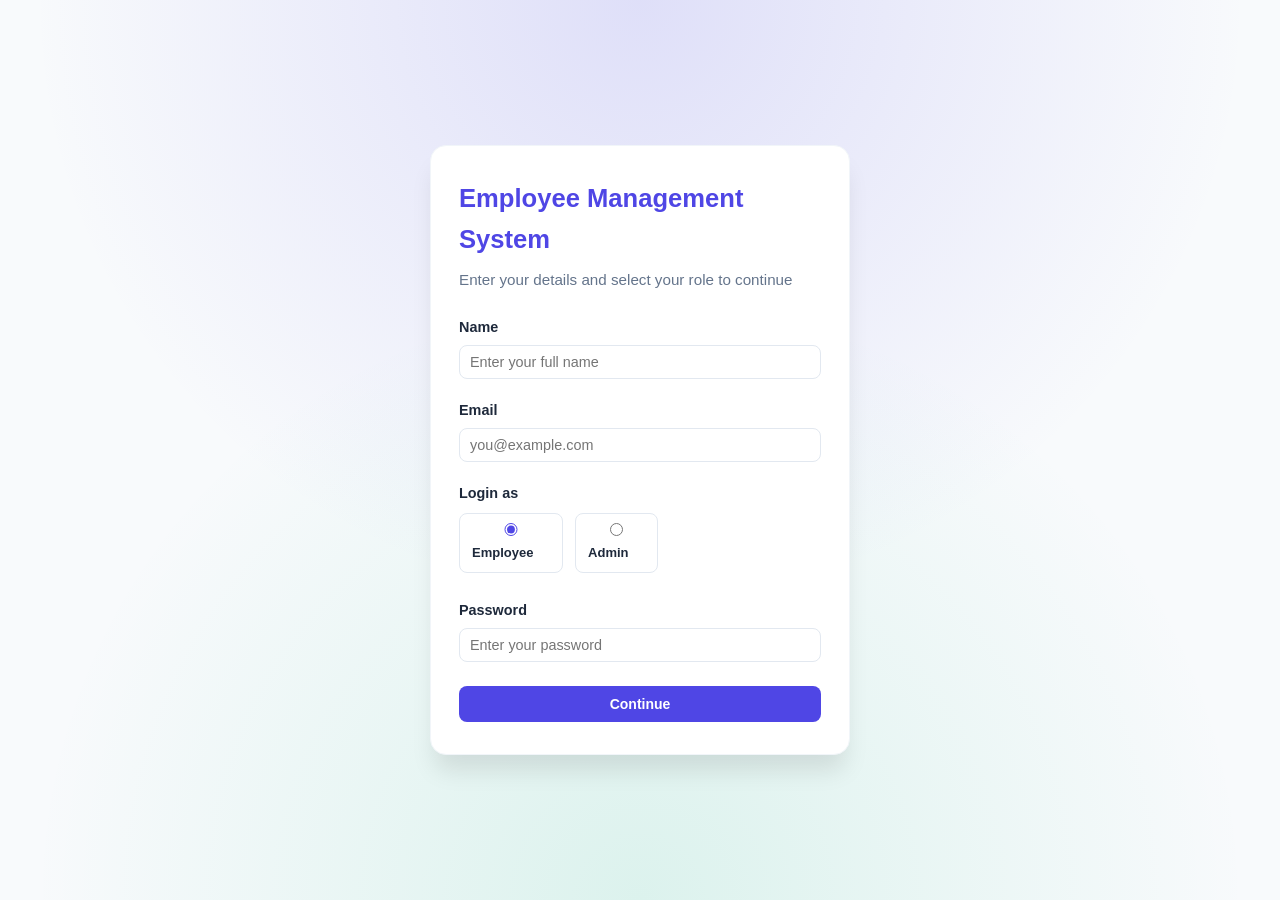
<file: index.html>
<!DOCTYPE html>
<html lang="en">
<head>
    <meta charset="UTF-8">
    <meta name="viewport" content="width=device-width, initial-scale=1.0">
    <meta name="description" content="Employee Management System Dashboard">
    <title>Employee Management System</title>
    <link rel="stylesheet" href="styles.css">
</head>
<body>
    <!-- Login Page -->
    <div id="loginPage" class="login-page" role="main" aria-labelledby="login-title">
        <div class="login-card">
            <h1 id="login-title" class="login-title">Employee Management System</h1>
            <p class="login-subtitle">Enter your details and select your role to continue</p>
            <form id="loginForm" class="login-form" autocomplete="off">
                <div class="form-group">
                    <label for="loginName" class="form-label">Name</label>
                    <input type="text" id="loginName" name="name" class="form-input" placeholder="Enter your full name" required>
                </div>
                <div class="form-group">
                    <label for="loginEmail" class="form-label">Email</label>
                    <input type="email" id="loginEmail" name="email" class="form-input" placeholder="you@example.com" required>
                </div>
                <div class="form-group">
                    <label class="form-label">Login as</label>
                    <div class="login-role-options">
                        <label class="radio-option">
                            <input type="radio" name="role" value="employee" checked>
                            <span>Employee</span>
                        </label>
                        <label class="radio-option">
                            <input type="radio" name="role" value="admin">
                            <span>Admin</span>
                        </label>
                    </div>
                </div>
                <div class="form-group">
                    <label for="loginPassword" class="form-label">Password</label>
                    <input type="password" id="loginPassword" name="password" class="form-input" placeholder="Enter your password" required>
                </div>
                <button type="submit" class="btn btn-primary login-button">Continue</button>
            </form>
        </div>
    </div>

    <!-- Role Switcher -->
    <div class="role-switcher" role="toolbar" aria-label="Role switcher">
        <button class="role-btn active" data-role="employee" aria-pressed="true">
            <span class="role-icon">👤</span>
            <span class="role-text">Employee</span>
        </button>
        <button class="role-btn" data-role="admin" aria-pressed="false">
            <span class="role-icon">👨‍💼</span>
            <span class="role-text">Admin</span>
        </button>
    </div>

    <!-- Employee Dashboard -->
    <div id="employeeDashboard" class="dashboard" role="main">
        <button class="mobile-menu-toggle" id="employeeMenuToggle" aria-label="Toggle navigation menu">
            <span class="hamburger-icon">☰</span>
        </button>

        <aside class="sidebar" id="employeeSidebar" role="navigation" aria-label="Employee navigation">
            <div class="sidebar-header">
                <h1>🏢 EMS Portal</h1>
                <span class="role-badge" aria-label="Current role">Employee</span>
            </div>
            <ul class="nav-menu">
                <li class="nav-item">
                    <button class="nav-link active" data-section="dashboard" aria-current="page">
                        <span class="nav-icon" aria-hidden="true">📊</span>
                        Dashboard
                    </button>
                </li>
                <li class="nav-item">
                    <button class="nav-link" data-modal="profileModal">
                        <span class="nav-icon" aria-hidden="true">👤</span>
                        My Profile
                    </button>
                </li>
                <li class="nav-item">
                    <button class="nav-link" data-modal="attendanceModal">
                        <span class="nav-icon" aria-hidden="true">📅</span>
                        Attendance
                    </button>
                </li>
                <li class="nav-item">
                    <button class="nav-link" data-modal="leaveModal">
                        <span class="nav-icon" aria-hidden="true">🏖️</span>
                        Leave Requests
                    </button>
                </li>
                <li class="nav-item">
                    <button class="nav-link" data-modal="payrollModal">
                        <span class="nav-icon" aria-hidden="true">💰</span>
                        My Payroll
                    </button>
                </li>
            </ul>
        </aside>

        <main class="main-content">
            <header class="top-bar">
                <div class="welcome-text">
                    <h2 id="employeeWelcome">Welcome back, John Doe!</h2>
                    <p>Here's what's happening today</p>
                </div>
                <div class="user-actions">
                    <button class="btn-logout" id="logoutBtn" aria-label="Logout">Logout</button>
                </div>
            </header>

            <section class="dashboard-cards" aria-label="Dashboard shortcuts">
                <article class="card" role="button" tabindex="0" data-modal="profileModal">
                    <div class="card-header">
                        <div class="card-icon profile" aria-hidden="true">👤</div>
                        <div>
                            <h3 class="card-title">My Profile</h3>
                            <p class="card-subtitle">View & edit details</p>
                        </div>
                    </div>
                </article>

                <article class="card" role="button" tabindex="0" data-modal="attendanceModal">
                    <div class="card-header">
                        <div class="card-icon attendance" aria-hidden="true">📅</div>
                        <div>
                            <h3 class="card-title">Attendance</h3>
                            <p class="card-subtitle">Track your hours</p>
                        </div>
                    </div>
                </article>

                <article class="card" role="button" tabindex="0" data-modal="leaveModal">
                    <div class="card-header">
                        <div class="card-icon leave" aria-hidden="true">🏖️</div>
                        <div>
                            <h3 class="card-title">Leave Requests</h3>
                            <p class="card-subtitle">Apply for leave</p>
                        </div>
                    </div>
                </article>

                <article class="card" role="button" tabindex="0" data-modal="payrollModal">
                    <div class="card-header">
                        <div class="card-icon payroll" aria-hidden="true">💰</div>
                        <div>
                            <h3 class="card-title">My Payroll</h3>
                            <p class="card-subtitle">View salary details</p>
                        </div>
                    </div>
                </article>
            </section>

            <section class="activity-section" aria-labelledby="activity-title">
                <header class="section-header">
                    <h3 id="activity-title" class="section-title">Recent Activity & Alerts</h3>
                </header>

                <div class="activity-list" role="list">
                    <article class="activity-item" role="listitem">
                        <div class="activity-title">
                            Attendance Updated
                            <span class="activity-status status-approved" aria-label="Status: Present">Present</span>
                        </div>
                        <time class="activity-time" datetime="2026-01-03T09:00">Today at 9:00 AM</time>
                    </article>

                    <article class="activity-item" role="listitem">
                        <div class="activity-title">
                            Leave Request Approved
                            <span class="activity-status status-approved" aria-label="Status: Approved">Approved</span>
                        </div>
                        <time class="activity-time" datetime="2026-01-02T14:30">Yesterday at 2:30 PM</time>
                    </article>

                    <article class="activity-item" role="listitem">
                        <div class="activity-title">
                            Leave Request Pending
                            <span class="activity-status status-pending" aria-label="Status: Pending">Pending</span>
                        </div>
                        <time class="activity-time" datetime="2026-01-01">2 days ago</time>
                    </article>

                    <article class="activity-item" role="listitem">
                        <div class="activity-title">
                            Profile Updated
                            <span class="activity-status status-approved" aria-label="Status: Completed">Completed</span>
                        </div>
                        <time class="activity-time" datetime="2025-12-31">3 days ago</time>
                    </article>
                </div>
            </section>
        </main>
    </div>

    <!-- Admin Dashboard -->
    <div id="adminDashboard" class="dashboard" role="main">
        <button class="mobile-menu-toggle" id="adminMenuToggle" aria-label="Toggle navigation menu">
            <span class="hamburger-icon">☰</span>
        </button>

        <aside class="sidebar" id="adminSidebar" role="navigation" aria-label="Admin navigation">
            <div class="sidebar-header">
                <h1>🏢 EMS Portal</h1>
                <span class="role-badge" aria-label="Current role">Admin</span>
            </div>
            <ul class="nav-menu">
                <li class="nav-item">
                    <button class="nav-link active" data-section="dashboard" aria-current="page">
                        <span class="nav-icon" aria-hidden="true">📊</span>
                        Dashboard
                    </button>
                </li>
                <li class="nav-item">
                    <button class="nav-link" data-section="employees">
                        <span class="nav-icon" aria-hidden="true">👥</span>
                        Employees
                    </button>
                </li>
                <li class="nav-item">
                    <button class="nav-link" data-section="attendance">
                        <span class="nav-icon" aria-hidden="true">📅</span>
                        Attendance
                    </button>
                </li>
                <li class="nav-item">
                    <button class="nav-link" data-section="leave-approval">
                        <span class="nav-icon" aria-hidden="true">🏖️</span>
                        Leave Approval
                    </button>
                </li>
                <li class="nav-item">
                    <button class="nav-link" data-section="payroll">
                        <span class="nav-icon" aria-hidden="true">💰</span>
                        Payroll
                    </button>
                </li>
            </ul>
        </aside>

        <main class="main-content">
            <header class="top-bar">
                <div class="welcome-text">
                    <h2 id="adminSectionTitle">Admin Dashboard</h2>
                    <p id="adminSectionSubtitle">Manage your organization efficiently</p>
                </div>
                <div class="user-actions">
                    <button class="btn-logout" aria-label="Logout">Logout</button>
                </div>
            </header>

            <!-- Admin Dashboard Section -->
            <div class="admin-section active" id="admin-dashboard">
                <section class="dashboard-cards" aria-label="Dashboard statistics">
                    <article class="card stats-card">
                        <div class="card-header">
                            <div class="card-icon employees" aria-hidden="true">👥</div>
                            <div>
                                <h3 class="card-title">Total Employees</h3>
                                <div class="card-value" aria-label="156 total employees">7</div>
                            </div>
                        </div>
                    </article>

                    <article class="card stats-card">
                        <div class="card-header">
                            <div class="card-icon attendance" aria-hidden="true">📅</div>
                            <div>
                                <h3 class="card-title">Present Today</h3>
                                <div class="card-value" aria-label="6 employees present today">6</div>
                            </div>
                        </div>
                    </article>

                    <article class="card stats-card">
                        <div class="card-header">
                            <div class="card-icon leave" aria-hidden="true">🏖️</div>
                            <div>
                                <h3 class="card-title">Pending Leaves</h3>
                                <div class="card-value" aria-label="3 pending leave requests">3</div>
                            </div>
                        </div>
                    </article>

                    <article class="card stats-card">
                        <div class="card-header">
                            <div class="card-icon reports" aria-hidden="true">📈</div>
                            <div>
                                <h3 class="card-title">On Leave</h3>
                                <div class="card-value" aria-label="1 employee on leave">1</div>
                            </div>
                        </div>
                    </article>
                </section>

                <section class="activity-section" aria-labelledby="admin-activity-title">
                    <header class="section-header">
                        <h3 id="admin-activity-title" class="section-title">Recent Admin Activities</h3>
                    </header>
                    <div class="activity-list" role="list">
                        <article class="activity-item" role="listitem">
                            <div class="activity-title">
                                Salary Updated
                                <span class="activity-status status-approved" aria-label="Status: Completed">Completed</span>
                            </div>
                            <time class="activity-time" datetime="2026-01-03T10:00">Today at 10:00 AM</time>
                        </article>
                        <article class="activity-item" role="listitem">
                            <div class="activity-title">
                                Leave Request Approved
                                <span class="activity-status status-approved" aria-label="Status: Approved">Approved</span>
                            </div>
                            <time class="activity-time" datetime="2026-01-03T09:30">Today at 9:30 AM</time>
                        </article>
                        <article class="activity-item" role="listitem">
                            <div class="activity-title">
                                Employee Added
                                <span class="activity-status status-approved" aria-label="Status: Added">Added</span>
                            </div>
                            <time class="activity-time" datetime="2026-01-02">Yesterday</time>
                        </article>
                    </div>
                </section>
            </div>

            <!-- Admin Employees Section -->
            <div class="admin-section" id="admin-employees">
                <section class="dashboard-cards" aria-label="Employee statistics">
                    <article class="card stats-card">
                        <div class="card-header">
                            <div class="card-icon employees" aria-hidden="true">👥</div>
                            <div>
                                <h3 class="card-title">Total Employees</h3>
                                <div class="card-value">7</div>
                            </div>
                        </div>
                    </article>
                    <article class="card stats-card">
                        <div class="card-header">
                            <div class="card-icon attendance" aria-hidden="true">✅</div>
                            <div>
                                <h3 class="card-title">Active Employees</h3>
                                <div class="card-value">7</div>
                            </div>
                        </div>
                    </article>
                    <article class="card stats-card">
                        <div class="card-header">
                            <div class="card-icon reports" aria-hidden="true">📋</div>
                            <div>
                                <h3 class="card-title">Departments</h3>
                                <div class="card-value">5</div>
                            </div>
                        </div>
                    </article>
                </section>

                <section class="table-container" aria-labelledby="employee-directory-title">
                    <header class="table-header">
                        <h3 id="employee-directory-title" class="section-title">Employee Directory</h3>
                        <button class="btn btn-primary" id="addEmployeeBtn" aria-label="Add new employee">Add Employee</button>
                    </header>
                    <div class="table-wrapper">
                        <table role="table" aria-labelledby="employee-directory-title">
                            <thead>
                                <tr>
                                    <th scope="col">ID</th>
                                    <th scope="col">Name</th>
                                    <th scope="col">Department</th>
                                    <th scope="col">Status</th>
                                    <th scope="col">Actions</th>
                                </tr>
                            </thead>
                            <tbody id="employeeTableBody">
                                <tr>
                                    <td>#E001</td>
                                    <td>John Doe</td>
                                    <td>Engineering</td>
                                    <td><span class="status-badge status-active" aria-label="Active employee">Active</span></td>
                                    <td><button class="btn-sm btn-view" data-employee="E001" aria-label="View John Doe's details">View</button></td>
                                </tr>
                                <tr>
                                    <td>#E002</td>
                                    <td>Jane Smith</td>
                                    <td>Marketing</td>
                                    <td><span class="status-badge status-active" aria-label="Active employee">Active</span></td>
                                    <td><button class="btn-sm btn-view" data-employee="E002" aria-label="View Jane Smith's details">View</button></td>
                                </tr>
                                <tr>
                                    <td>#E003</td>
                                    <td>Mike Johnson</td>
                                    <td>Sales</td>
                                    <td><span class="status-badge status-leave" aria-label="Employee on leave">On Leave</span></td>
                                    <td><button class="btn-sm btn-view" data-employee="E003" aria-label="View Mike Johnson's details">View</button></td>
                                </tr>
                                <tr>
                                    <td>#E004</td>
                                    <td>Sarah Williams</td>
                                    <td>HR</td>
                                    <td><span class="status-badge status-active" aria-label="Active employee">Active</span></td>
                                    <td><button class="btn-sm btn-view" data-employee="E004" aria-label="View Sarah Williams' details">View</button></td>
                                </tr>
                                <tr>
                                    <td>#E005</td>
                                    <td>David Brown</td>
                                    <td>Finance</td>
                                    <td><span class="status-badge status-active" aria-label="Active employee">Active</span></td>
                                    <td><button class="btn-sm btn-view" data-employee="E005" aria-label="View David Brown's details">View</button></td>
                                </tr>
                                <tr>
                                    <td>#E006</td>
                                    <td>Emily Davis</td>
                                    <td>Engineering</td>
                                    <td><span class="status-badge status-active" aria-label="Active employee">Active</span></td>
                                    <td><button class="btn-sm btn-view" data-employee="E006" aria-label="View Emily Davis' details">View</button></td>
                                </tr>
                            </tbody>
                        </table>
                    </div>
                </section>
            </div>

            <!-- Admin Attendance Section -->
            <div class="admin-section" id="admin-attendance">
                <section class="dashboard-cards" aria-label="Attendance statistics">
                    <article class="card stats-card">
                        <div class="card-header">
                            <div class="card-icon attendance" aria-hidden="true">📅</div>
                            <div>
                                <h3 class="card-title">Present Today</h3>
                                <div class="card-value">6</div>
                            </div>
                        </div>
                    </article>
                    <article class="card stats-card">
                        <div class="card-header">
                            <div class="card-icon leave" aria-hidden="true">🏠</div>
                            <div>
                                <h3 class="card-title">Working From Home</h3>
                                <div class="card-value">0</div>
                            </div>
                        </div>
                    </article>
                    <article class="card stats-card">
                        <div class="card-header">
                            <div class="card-icon reports" aria-hidden="true">⏰</div>
                            <div>
                                <h3 class="card-title">Late Arrivals</h3>
                                <div class="card-value">1</div>
                            </div>
                        </div>
                    </article>
                </section>

                <section class="table-container" aria-labelledby="attendance-records-title">
                    <header class="table-header">
                        <h3 id="attendance-records-title" class="section-title">Attendance Records - Today</h3>
                        <input type="date" class="date-filter" id="attendanceDateFilter" value="2026-01-03">
                    </header>
                    <div class="table-wrapper">
                        <table role="table" aria-labelledby="attendance-records-title">
                            <thead>
                                <tr>
                                    <th scope="col">Employee ID</th>
                                    <th scope="col">Name</th>
                                    <th scope="col">Check-in</th>
                                    <th scope="col">Check-out</th>
                                    <th scope="col">Status</th>
                                </tr>
                            </thead>
                            <tbody>
                                <tr>
                                    <td>#E001</td>
                                    <td>John Doe</td>
                                    <td>9:00 AM</td>
                                    <td>-</td>
                                    <td><span class="status-badge status-active" aria-label="Present">Present</span></td>
                                </tr>
                                <tr>
                                    <td>#E002</td>
                                    <td>Jane Smith</td>
                                    <td>8:45 AM</td>
                                    <td>-</td>
                                    <td><span class="status-badge status-active" aria-label="Present">Present</span></td>
                                </tr>
                                <tr>
                                    <td>#E003</td>
                                    <td>Mike Johnson</td>
                                    <td>-</td>
                                    <td>-</td>
                                    <td><span class="status-badge status-leave" aria-label="On leave">On Leave</span></td>
                                </tr>
                                <tr>
                                    <td>#E004</td>
                                    <td>Sarah Williams</td>
                                    <td>9:15 AM</td>
                                    <td>-</td>
                                    <td><span class="status-badge status-active" aria-label="Present">Present</span></td>
                                </tr>
                                <tr>
                                    <td>#E005</td>
                                    <td>David Brown</td>
                                    <td>8:30 AM</td>
                                    <td>-</td>
                                    <td><span class="status-badge status-active" aria-label="Present">Present</span></td>
                                </tr>
                            </tbody>
                        </table>
                    </div>
                </section>
            </div>

            <!-- Admin Leave Approval Section -->
            <div class="admin-section" id="admin-leave-approval">
                <section class="dashboard-cards" aria-label="Leave statistics">
                    <article class="card stats-card">
                        <div class="card-header">
                            <div class="card-icon leave" aria-hidden="true">⏳</div>
                            <div>
                                <h3 class="card-title">Pending Requests</h3>
                                <div class="card-value">3</div>
                            </div>
                        </div>
                    </article>
                    <article class="card stats-card">
                        <div class="card-header">
                            <div class="card-icon attendance" aria-hidden="true">✅</div>
                            <div>
                                <h3 class="card-title">Approved Today</h3>
                                <div class="card-value">2</div>
                            </div>
                        </div>
                    </article>
                    <article class="card stats-card">
                        <div class="card-header">
                            <div class="card-icon reports" aria-hidden="true">❌</div>
                            <div>
                                <h3 class="card-title">Rejected</h3>
                                <div class="card-value">0</div>
                            </div>
                        </div>
                    </article>
                </section>

                <section class="table-container" aria-labelledby="leave-requests-title">
                    <header class="table-header">
                        <h3 id="leave-requests-title" class="section-title">Leave Requests</h3>
                        <select class="status-filter" id="leaveStatusFilter">
                            <option value="">All Status</option>
                            <option value="pending">Pending</option>
                            <option value="approved">Approved</option>
                            <option value="rejected">Rejected</option>
                        </select>
                    </header>
                    <div class="table-wrapper">
                        <table role="table" aria-labelledby="leave-requests-title">
                            <thead>
                                <tr>
                                    <th scope="col">Employee</th>
                                    <th scope="col">Leave Type</th>
                                    <th scope="col">From</th>
                                    <th scope="col">To</th>
                                    <th scope="col">Days</th>
                                    <th scope="col">Actions</th>
                                </tr>
                            </thead>
                            <tbody id="leaveRequestsBody">
                                <tr data-request-id="lr001">
                                    <td>John Doe</td>
                                    <td>Sick Leave</td>
                                    <td>Jan 10, 2026</td>
                                    <td>Jan 12, 2026</td>
                                    <td>3</td>
                                    <td>
                                        <button class="btn-sm btn-approve" data-action="approve" aria-label="Approve John Doe's leave request">Approve</button>
                                        <button class="btn-sm btn-reject" data-action="reject" aria-label="Reject John Doe's leave request">Reject</button>
                                    </td>
                                </tr>
                                <tr data-request-id="lr002">
                                    <td>Jane Smith</td>
                                    <td>Annual Leave</td>
                                    <td>Jan 15, 2026</td>
                                    <td>Jan 20, 2026</td>
                                    <td>6</td>
                                    <td>
                                        <span class="status-badge status-approved">Approved</span>
                                    </td>
                                </tr>
                                <tr data-request-id="lr003">
                                    <td>Mike Johnson</td>
                                    <td>Personal Leave</td>
                                    <td>Jan 18, 2026</td>
                                    <td>Jan 19, 2026</td>
                                    <td>2</td>
                                    <td>
                                        <button class="btn-sm btn-approve" data-action="approve" aria-label="Approve Mike Johnson's leave request">Approve</button>
                                        <button class="btn-sm btn-reject" data-action="reject" aria-label="Reject Mike Johnson's leave request">Reject</button>
                                    </td>
                                </tr>
                            </tbody>
                        </table>
                    </div>
                </section>
            </div>

            <!-- Admin Payroll Section -->
            <div class="admin-section" id="admin-payroll">
                <section class="dashboard-cards" aria-label="Payroll statistics">
                    <article class="card stats-card">
                        <div class="card-header">
                            <div class="card-icon payroll" aria-hidden="true">💰</div>
                            <div>
                                <h3 class="card-title">Total Monthly Payroll</h3>
                                <div class="card-value">$52,500</div>
                            </div>
                        </div>
                    </article>
                    <article class="card stats-card">
                        <div class="card-header">
                            <div class="card-icon employees" aria-hidden="true">👥</div>
                            <div>
                                <h3 class="card-title">Employees on Payroll</h3>
                                <div class="card-value">7</div>
                            </div>
                        </div>
                    </article>
                    <article class="card stats-card">
                        <div class="card-header">
                            <div class="card-icon reports" aria-hidden="true">📊</div>
                            <div>
                                <h3 class="card-title">Average Salary</h3>
                                <div class="card-value">$75,000</div>
                            </div>
                        </div>
                    </article>
                </section>

                <section class="table-container" aria-labelledby="payroll-management-title">
                    <header class="table-header">
                        <h3 id="payroll-management-title" class="section-title">Employee Payroll Management</h3>
                        <button class="btn btn-primary" id="refreshPayrollBtn" aria-label="Refresh payroll data">Refresh</button>
                    </header>
                    <div class="table-wrapper">
                        <table role="table" aria-labelledby="payroll-management-title">
                            <thead>
                                <tr>
                                    <th scope="col">Employee ID</th>
                                    <th scope="col">Name</th>
                                    <th scope="col">Department</th>
                                    <th scope="col">Position</th>
                                    <th scope="col">Annual Salary</th>
                                    <th scope="col">Monthly Salary</th>
                                    <th scope="col">Years of Service</th>
                                    <th scope="col">Actions</th>
                                </tr>
                            </thead>
                            <tbody id="payrollTableBody">
                                <!-- Payroll data will be populated by JavaScript -->
                                <tr>
                                    <td colspan="8" class="text-center">Loading payroll data...</td>
                                </tr>
                            </tbody>
                        </table>
                    </div>
                </section>
            </div>
        </main>
    </div>

    <!-- Modal: Profile -->
    <div id="profileModal" class="modal" role="dialog" aria-labelledby="profile-modal-title" aria-hidden="true">
        <div class="modal-content">
            <header class="modal-header">
                <h3 id="profile-modal-title" class="modal-title">My Profile</h3>
                <button class="close-modal" aria-label="Close profile modal">×</button>
            </header>
            <div class="modal-body">
                <div class="info-row">
                    <span class="info-label">Employee ID:</span>
                    <span class="info-value">#E001</span>
                </div>
                <div class="info-row">
                    <span class="info-label">Name:</span>
                    <span class="info-value">John Doe</span>
                </div>
                <div class="info-row">
                    <span class="info-label">Email:</span>
                    <span class="info-value">john.doe@company.com</span>
                </div>
                <div class="info-row">
                    <span class="info-label">Department:</span>
                    <span class="info-value">Engineering</span>
                </div>
                <div class="info-row">
                    <span class="info-label">Position:</span>
                    <span class="info-value">Senior Developer</span>
                </div>
                <div class="info-row">
                    <span class="info-label">Join Date:</span>
                    <span class="info-value">Jan 15, 2023</span>
                </div>
                <div class="info-row">
                    <span class="info-label">Phone:</span>
                    <span class="info-value">+1 (555) 123-4567</span>
                </div>
            </div>
        </div>
    </div>

    <!-- Modal: Attendance -->
    <div id="attendanceModal" class="modal" role="dialog" aria-labelledby="attendance-modal-title" aria-hidden="true">
        <div class="modal-content">
            <header class="modal-header">
                <h3 id="attendance-modal-title" class="modal-title">My Attendance</h3>
                <button class="close-modal" aria-label="Close attendance modal">×</button>
            </header>
            <div class="modal-body">
                <div class="attendance-summary">
                    <h4>Current Month Summary</h4>
                    <div class="info-row">
                        <span class="info-label">Days Present:</span>
                        <span class="info-value">22</span>
                    </div>
                    <div class="info-row">
                        <span class="info-label">Days Absent:</span>
                        <span class="info-value">1</span>
                    </div>
                    <div class="info-row">
                        <span class="info-label">Late Arrivals:</span>
                        <span class="info-value">3</span>
                    </div>
                </div>
                <div class="attendance-actions">
                    <h4>Today's Status</h4>
                    <p>Check-in: 9:00 AM</p>
                    <p>Status: <span class="status-badge status-active">Present</span></p>
                    <button class="btn btn-primary" id="checkOutBtn">Check Out</button>
                </div>
            </div>
        </div>
    </div>

    <!-- Modal: Leave Request -->
    <div id="leaveModal" class="modal" role="dialog" aria-labelledby="leave-modal-title" aria-hidden="true">
        <div class="modal-content">
            <header class="modal-header">
                <h3 id="leave-modal-title" class="modal-title">Leave Request</h3>
                <button class="close-modal" aria-label="Close leave request modal">×</button>
            </header>
            <div class="modal-body">
                <form id="leaveRequestForm" class="leave-form">
                    <div class="form-group">
                        <label for="leaveType">Leave Type:</label>
                        <select id="leaveType" name="leaveType" required>
                            <option value="">Select leave type</option>
                            <option value="sick">Sick Leave</option>
                            <option value="annual">Annual Leave</option>
                            <option value="personal">Personal Leave</option>
                            <option value="maternity">Maternity Leave</option>
                        </select>
                    </div>
                    <div class="form-group">
                        <label for="startDate">Start Date:</label>
                        <input type="date" id="startDate" name="startDate" required>
                    </div>
                    <div class="form-group">
                        <label for="endDate">End Date:</label>
                        <input type="date" id="endDate" name="endDate" required>
                    </div>
                    <div class="form-group">
                        <label for="reason">Reason:</label>
                        <textarea id="reason" name="reason" rows="4" placeholder="Please provide a reason for your leave request" required></textarea>
                    </div>
                    <div class="form-actions">
                        <button type="submit" class="btn btn-primary">Submit Request</button>
                        <button type="button" class="btn btn-secondary" data-action="cancel">Cancel</button>
                    </div>
                </form>
            </div>
        </div>
    </div>

    <!-- Modal: Employee Payroll -->
    <div id="payrollModal" class="modal" role="dialog" aria-labelledby="payroll-modal-title" aria-hidden="true">
        <div class="modal-content">
            <header class="modal-header">
                <h3 id="payroll-modal-title" class="modal-title">My Payroll Information</h3>
                <button class="close-modal" aria-label="Close payroll modal">×</button>
            </header>
            <div class="modal-body">
                <div class="payroll-summary">
                    <h4>Salary Details</h4>
                    <div class="info-row">
                        <span class="info-label">Annual Salary:</span>
                        <span class="info-value" id="employeeAnnualSalary">Loading...</span>
                    </div>
                    <div class="info-row">
                        <span class="info-label">Monthly Salary:</span>
                        <span class="info-value" id="employeeMonthlySalary">Loading...</span>
                    </div>
                    <div class="info-row">
                        <span class="info-label">Weekly Salary:</span>
                        <span class="info-value" id="employeeWeeklySalary">Loading...</span>
                    </div>
                    <div class="info-row">
                        <span class="info-label">Hourly Rate:</span>
                        <span class="info-value" id="employeeHourlyRate">Loading...</span>
                    </div>
                </div>
                <div class="benefits-summary">
                    <h4>Benefits & Compensation</h4>
                    <div class="info-row">
                        <span class="info-label">Years of Service:</span>
                        <span class="info-value" id="employeeYearsOfService">Loading...</span>
                    </div>
                    <div class="info-row">
                        <span class="info-label">Health Insurance:</span>
                        <span class="info-value" id="employeeHealthInsurance">Loading...</span>
                    </div>
                    <div class="info-row">
                        <span class="info-label">401k Match:</span>
                        <span class="info-value" id="employee401k">Loading...</span>
                    </div>
                    <div class="info-row">
                        <span class="info-label">Total Monthly Compensation:</span>
                        <span class="info-value highlight" id="employeeTotalCompensation">Loading...</span>
                    </div>
                </div>
                <div class="payroll-note">
                    <p><em>Note: This information is read-only. Contact HR for any salary-related inquiries.</em></p>
                </div>
            </div>
        </div>
    </div>

    <!-- Modal: Admin Salary Update -->
    <div id="salaryUpdateModal" class="modal" role="dialog" aria-labelledby="salary-update-modal-title" aria-hidden="true">
        <div class="modal-content">
            <header class="modal-header">
                <h3 id="salary-update-modal-title" class="modal-title">Update Employee Salary</h3>
                <button class="close-modal" aria-label="Close salary update modal">×</button>
            </header>
            <div class="modal-body">
                <form id="salaryUpdateForm" class="salary-form">
                    <div class="employee-info">
                        <h4>Employee Information</h4>
                        <div class="info-row">
                            <span class="info-label">Employee:</span>
                            <span class="info-value" id="updateEmployeeName">Loading...</span>
                        </div>
                        <div class="info-row">
                            <span class="info-label">Current Salary:</span>
                            <span class="info-value" id="updateCurrentSalary">Loading...</span>
                        </div>
                    </div>
                    <div class="form-group">
                        <label for="newSalary">New Annual Salary:</label>
                        <input type="number" id="newSalary" name="newSalary" min="0" step="0.01" required>
                        <small class="form-help">Enter the new annual salary amount</small>
                    </div>
                    <div class="salary-preview">
                        <h5>New Salary Breakdown:</h5>
                        <div class="info-row">
                            <span class="info-label">Monthly:</span>
                            <span class="info-value" id="previewMonthlySalary">$0.00</span>
                        </div>
                        <div class="info-row">
                            <span class="info-label">Weekly:</span>
                            <span class="info-value" id="previewWeeklySalary">$0.00</span>
                        </div>
                        <div class="info-row">
                            <span class="info-label">Hourly:</span>
                            <span class="info-value" id="previewHourlySalary">$0.00</span>
                        </div>
                    </div>
                    <input type="hidden" id="updateEmployeeId" name="employeeId">
                    <div class="form-actions">
                        <button type="submit" class="btn btn-primary">Update Salary</button>
                        <button type="button" class="btn btn-secondary" data-action="cancel">Cancel</button>
                    </div>
                </form>
            </div>
        </div>
    </div>

    <!-- Loading overlay -->
    <div id="loadingOverlay" class="loading-overlay" aria-hidden="true">
        <div class="loading-spinner" aria-label="Loading"></div>
    </div>

    <script src="script.js"></script>
</body>
</html>
</file>
<file: styles.css>
/* ===================================================================
   CSS Custom Properties (Variables)
   =================================================================== */
:root {
    /* Color Palette */
    --primary: #4f46e5;
    --primary-dark: #4338ca;
    --primary-light: #818cf8;
    --secondary: #10b981;
    --secondary-dark: #059669;
    --danger: #ef4444;
    --danger-dark: #dc2626;
    --warning: #f59e0b;
    --warning-light: #fbbf24;
    --success: #16a34a;
    
    /* Neutral Colors */
    --bg: #f8fafc;
    --card-bg: #ffffff;
    --text: #1e293b;
    --text-light: #64748b;
    --text-muted: #94a3b8;
    --border: #e2e8f0;
    --border-light: #f1f5f9;
    
    /* Shadows */
    --shadow-sm: 0 1px 2px rgba(0, 0, 0, 0.05);
    --shadow: 0 1px 3px rgba(0, 0, 0, 0.1);
    --shadow-md: 0 4px 6px rgba(0, 0, 0, 0.1);
    --shadow-lg: 0 10px 15px -3px rgba(0, 0, 0, 0.1);
    --shadow-xl: 0 20px 25px -5px rgba(0, 0, 0, 0.1);
    
    /* Layout */
    --sidebar-width: 260px;
    --topbar-height: 80px;
    --border-radius: 8px;
    --border-radius-lg: 12px;
    --border-radius-xl: 16px;
    
    /* Animation */
    --transition: all 0.3s ease;
    --transition-fast: all 0.15s ease;
    
    /* Z-index scale */
    --z-dropdown: 1000;
    --z-sticky: 1020;
    --z-fixed: 1030;
    --z-modal-backdrop: 1040;
    --z-modal: 1050;
    --z-popover: 1060;
    --z-tooltip: 1070;
}

/* ===================================================================
   Reset & Base Styles
   =================================================================== */
* {
    margin: 0;
    padding: 0;
    box-sizing: border-box;
}

html {
    scroll-behavior: smooth;
}

body {
    font-family: 'Segoe UI', -apple-system, BlinkMacSystemFont, Roboto, 'Helvetica Neue', Arial, sans-serif;
    background: var(--bg);
    color: var(--text);
    line-height: 1.6;
    font-size: 14px;
    overflow-x: hidden;
}

/* Focus management for accessibility */
*:focus {
    outline: 2px solid var(--primary);
    outline-offset: 2px;
}

button:focus,
input:focus,
select:focus,
textarea:focus {
    outline: 2px solid var(--primary);
    outline-offset: 2px;
}

/* ===================================================================
   Layout Components
   =================================================================== */

/* Login Page */
.login-page {
    min-height: 100vh;
    display: flex;
    align-items: center;
    justify-content: center;
    background: radial-gradient(circle at top, rgba(79, 70, 229, 0.15), transparent 55%),
                radial-gradient(circle at bottom, rgba(16, 185, 129, 0.12), transparent 55%),
                var(--bg);
    padding: 24px;
}

.login-card {
    width: 100%;
    max-width: 420px;
    background: var(--card-bg);
    border-radius: var(--border-radius-xl);
    box-shadow: var(--shadow-xl);
    padding: 32px 28px;
    border: 1px solid var(--border-light);
}

.login-title {
    font-size: 1.6rem;
    margin-bottom: 8px;
    color: var(--primary);
}

.login-subtitle {
    font-size: 0.95rem;
    color: var(--text-light);
    margin-bottom: 24px;
}

.login-form .form-group {
    margin-bottom: 20px;
}

.login-form .form-label {
    display: block;
    font-weight: 600;
    font-size: 0.9rem;
    color: var(--text);
    margin-bottom: 6px;
}

.login-form .form-input {
    width: 100%;
    padding: 8px 10px;
    border-radius: var(--border-radius);
    border: 1px solid var(--border);
    font-size: 0.9rem;
    transition: var(--transition-fast);
}

.login-form .form-input:focus {
    border-color: var(--primary);
    box-shadow: 0 0 0 2px rgba(79, 70, 229, 0.15);
}

.login-role-options {
    display: flex;
    gap: 12px;
    margin-top: 8px;
}

.radio-option {
    display: flex;
    align-items: center;
    gap: 6px;
    padding: 8px 12px;
    border-radius: var(--border-radius);
    border: 1px solid var(--border);
    cursor: pointer;
    font-size: 0.9rem;
    transition: var(--transition-fast);
    background: var(--card-bg);
}

.radio-option input[type="radio"] {
    accent-color: var(--primary);
}

.radio-option:hover {
    border-color: var(--primary);
    box-shadow: var(--shadow-sm);
}

.login-button {
    width: 100%;
    margin-top: 4px;
}

/* Dashboard Layout */
.dashboard {
    display: none;
    min-height: 100vh;
    position: relative;
}

.dashboard.active {
    display: flex;
}

/* Role Switcher */
.role-switcher {
    position: fixed;
    top: 20px;
    right: 20px;
    z-index: var(--z-fixed);
    background: var(--card-bg);
    padding: 12px 20px;
    border-radius: var(--border-radius);
    box-shadow: var(--shadow-md);
    display: flex;
    gap: 12px;
}

.role-btn {
    padding: 8px 16px;
    border: 2px solid var(--border);
    background: var(--card-bg);
    border-radius: 6px;
    cursor: pointer;
    font-weight: 600;
    font-size: 13px;
    transition: var(--transition);
    display: flex;
    align-items: center;
    gap: 6px;
    white-space: nowrap;
}

.role-btn:hover {
    border-color: var(--primary);
    transform: translateY(-1px);
}

.role-btn.active {
    background: var(--primary);
    color: white;
    border-color: var(--primary);
}

.role-btn.active:hover {
    background: var(--primary-dark);
}

.role-icon {
    font-size: 14px;
}

/* Mobile Menu Toggle */
.mobile-menu-toggle {
    display: none;
    position: fixed;
    top: 20px;
    left: 20px;
    z-index: var(--z-fixed);
    background: var(--primary);
    color: white;
    border: none;
    padding: 12px;
    border-radius: var(--border-radius);
    cursor: pointer;
    font-size: 18px;
    transition: var(--transition);
}

.mobile-menu-toggle:hover {
    background: var(--primary-dark);
    transform: scale(1.05);
}

/* ===================================================================
   Sidebar
   =================================================================== */
.sidebar {
    width: var(--sidebar-width);
    background: var(--card-bg);
    border-right: 1px solid var(--border);
    padding: 20px;
    position: fixed;
    height: 100vh;
    overflow-y: auto;
    transition: var(--transition);
    z-index: var(--z-sticky);
}

.sidebar-header {
    padding-bottom: 20px;
    border-bottom: 1px solid var(--border);
    margin-bottom: 20px;
}

.sidebar-header h1 {
    color: var(--primary);
    font-size: 20px;
    margin-bottom: 8px;
}

.role-badge {
    display: inline-block;
    padding: 4px 12px;
    background: var(--primary);
    color: white;
    border-radius: 12px;
    font-size: 12px;
    font-weight: 600;
}

.nav-menu {
    list-style: none;
}

.nav-item {
    margin-bottom: 4px;
}

.nav-link {
    display: flex;
    align-items: center;
    padding: 12px 16px;
    color: var(--text);
    text-decoration: none;
    border-radius: var(--border-radius);
    transition: var(--transition);
    cursor: pointer;
    font-size: 14px;
    font-weight: 500;
    border: none;
    background: none;
    width: 100%;
    text-align: left;
}

.nav-link:hover {
    background: var(--bg);
    color: var(--primary);
    transform: translateX(4px);
}

.nav-link.active {
    background: var(--primary);
    color: white;
}

.nav-link.active:hover {
    background: var(--primary-dark);
}

.nav-icon {
    margin-right: 12px;
    font-size: 18px;
    width: 20px;
    text-align: center;
}

/* ===================================================================
   Main Content
   =================================================================== */
.main-content {
    margin-left: var(--sidebar-width);
    padding: 20px;
    width: calc(100% - var(--sidebar-width));
    min-height: 100vh;
}

/* Top Bar */
.top-bar {
    background: var(--card-bg);
    padding: 20px 24px;
    border-radius: var(--border-radius-lg);
    box-shadow: var(--shadow);
    margin-bottom: 24px;
    display: flex;
    justify-content: space-between;
    align-items: center;
    position: sticky;
    top: 20px;
    z-index: var(--z-sticky);
}

.welcome-text h2 {
    font-size: 24px;
    margin-bottom: 4px;
    font-weight: 700;
}

.welcome-text p {
    color: var(--text-light);
    font-size: 14px;
}

.user-actions {
    display: flex;
    gap: 12px;
    align-items: center;
}

/* ===================================================================
   Buttons
   =================================================================== */
.btn {
    padding: 10px 20px;
    border: none;
    border-radius: var(--border-radius);
    font-weight: 600;
    font-size: 14px;
    cursor: pointer;
    transition: var(--transition);
    display: inline-flex;
    align-items: center;
    justify-content: center;
    gap: 8px;
    text-decoration: none;
}

.btn:disabled {
    opacity: 0.6;
    cursor: not-allowed;
    transform: none !important;
}

.btn-primary {
    background: var(--primary);
    color: white;
}

.btn-primary:hover:not(:disabled) {
    background: var(--primary-dark);
    transform: translateY(-1px);
}

.btn-secondary {
    background: var(--bg);
    color: var(--text);
    border: 1px solid var(--border);
}

.btn-secondary:hover:not(:disabled) {
    background: var(--border-light);
    border-color: var(--primary);
}

.btn-logout {
    padding: 8px 20px;
    background: var(--danger);
    color: white;
    border: none;
    border-radius: var(--border-radius);
    cursor: pointer;
    font-weight: 600;
    font-size: 13px;
    transition: var(--transition);
}

.btn-logout:hover {
    background: var(--danger-dark);
    transform: translateY(-1px);
}

.btn-sm {
    padding: 6px 12px;
    border: none;
    border-radius: 6px;
    font-size: 12px;
    font-weight: 600;
    cursor: pointer;
    margin-right: 6px;
    transition: var(--transition);
}

.btn-sm:last-child {
    margin-right: 0;
}

.btn-view,
.btn-approve {
    background: var(--secondary);
    color: white;
}

.btn-view:hover,
.btn-approve:hover {
    background: var(--secondary-dark);
    transform: translateY(-1px);
}

.btn-reject {
    background: var(--danger);
    color: white;
}

.btn-reject:hover {
    background: var(--danger-dark);
    transform: translateY(-1px);
}

/* ===================================================================
   Cards
   =================================================================== */
.dashboard-cards {
    display: grid;
    grid-template-columns: repeat(auto-fit, minmax(280px, 1fr));
    gap: 20px;
    margin-bottom: 32px;
}

.card {
    background: var(--card-bg);
    padding: 24px;
    border-radius: var(--border-radius-lg);
    box-shadow: var(--shadow);
    cursor: pointer;
    transition: var(--transition);
    border: 1px solid transparent;
}

.card:hover {
    transform: translateY(-2px);
    box-shadow: var(--shadow-lg);
    border-color: var(--border);
}

.card:focus {
    transform: translateY(-2px);
    box-shadow: var(--shadow-lg);
    border-color: var(--primary);
}

.card-header {
    display: flex;
    align-items: center;
    margin-bottom: 8px;
}

.card-icon {
    width: 48px;
    height: 48px;
    border-radius: var(--border-radius-lg);
    display: flex;
    align-items: center;
    justify-content: center;
    font-size: 20px;
    margin-right: 16px;
    flex-shrink: 0;
}

.card-icon.profile { 
    background: #dbeafe; 
    color: #2563eb; 
}

.card-icon.attendance { 
    background: #dcfce7; 
    color: #16a34a; 
}

.card-icon.leave { 
    background: #fef3c7; 
    color: #d97706; 
}

.card-icon.employees { 
    background: #f3e8ff; 
    color: #9333ea; 
}

.card-icon.reports { 
    background: #fce7f3; 
    color: #db2777; 
}

.card-title {
    font-size: 18px;
    font-weight: 600;
    margin-bottom: 4px;
    color: var(--text);
}

.card-subtitle {
    color: var(--text-light);
    font-size: 14px;
}

.card-value {
    font-size: 28px;
    font-weight: 700;
    color: var(--text);
    margin-top: 8px;
}

.stats-card .card-header {
    align-items: flex-start;
}

/* ===================================================================
   Activity Section
   =================================================================== */
.activity-section {
    background: var(--card-bg);
    padding: 24px;
    border-radius: var(--border-radius-lg);
    box-shadow: var(--shadow);
    margin-bottom: 32px;
}

.section-header {
    display: flex;
    justify-content: space-between;
    align-items: center;
    margin-bottom: 20px;
}

.section-title {
    font-size: 20px;
    font-weight: 600;
    color: var(--text);
}

.activity-list {
    display: flex;
    flex-direction: column;
    gap: 12px;
}

.activity-item {
    padding: 16px;
    border-left: 3px solid var(--primary);
    background: var(--bg);
    border-radius: var(--border-radius);
    transition: var(--transition);
}

.activity-item:hover {
    background: var(--border-light);
    transform: translateX(4px);
}

.activity-title {
    font-weight: 600;
    margin-bottom: 8px;
    display: flex;
    align-items: center;
    gap: 12px;
    flex-wrap: wrap;
}

.activity-time {
    color: var(--text-light);
    font-size: 13px;
}

.activity-status {
    display: inline-flex;
    align-items: center;
    padding: 4px 8px;
    border-radius: 12px;
    font-size: 11px;
    font-weight: 600;
    text-transform: uppercase;
    letter-spacing: 0.5px;
}

.status-approved { 
    background: #dcfce7; 
    color: #16a34a; 
}

.status-pending { 
    background: #fef3c7; 
    color: #d97706; 
}

.status-rejected { 
    background: #fee2e2; 
    color: #dc2626; 
}

/* ===================================================================
   Tables
   =================================================================== */
.table-container {
    background: var(--card-bg);
    border-radius: var(--border-radius-lg);
    box-shadow: var(--shadow);
    overflow: hidden;
    margin-bottom: 24px;
}

.table-header {
    padding: 20px 24px;
    border-bottom: 1px solid var(--border);
    background: var(--bg);
}

.table-wrapper {
    overflow-x: auto;
}

table {
    width: 100%;
    border-collapse: collapse;
}

thead {
    background: var(--bg);
}

th, td {
    padding: 16px 24px;
    text-align: left;
    border-bottom: 1px solid var(--border);
}

th {
    font-weight: 600;
    color: var(--text);
    font-size: 13px;
    text-transform: uppercase;
    letter-spacing: 0.5px;
}

tbody tr {
    transition: var(--transition);
}

tbody tr:hover {
    background: var(--bg);
}

tbody tr:last-child td {
    border-bottom: none;
}

.status-badge {
    display: inline-flex;
    align-items: center;
    padding: 4px 12px;
    border-radius: 12px;
    font-size: 11px;
    font-weight: 600;
    text-transform: uppercase;
    letter-spacing: 0.5px;
}

.status-active { 
    background: #dcfce7; 
    color: #16a34a; 
}

.status-leave { 
    background: #fef3c7; 
    color: #d97706; 
}

/* ===================================================================
   Modals
   =================================================================== */
.modal {
    display: none;
    position: fixed;
    top: 0;
    left: 0;
    width: 100%;
    height: 100%;
    background: rgba(0, 0, 0, 0.5);
    z-index: var(--z-modal-backdrop);
    align-items: center;
    justify-content: center;
    padding: 20px;
    backdrop-filter: blur(4px);
}

.modal.active {
    display: flex;
    animation: modalFadeIn 0.3s ease-out;
}

@keyframes modalFadeIn {
    from {
        opacity: 0;
        transform: scale(0.9);
    }
    to {
        opacity: 1;
        transform: scale(1);
    }
}

.modal-content {
    background: var(--card-bg);
    border-radius: var(--border-radius-xl);
    max-width: 500px;
    width: 100%;
    max-height: 80vh;
    overflow-y: auto;
    position: relative;
    animation: modalSlideIn 0.3s ease-out;
}

@keyframes modalSlideIn {
    from {
        transform: translateY(-50px);
        opacity: 0;
    }
    to {
        transform: translateY(0);
        opacity: 1;
    }
}

.modal-header {
    display: flex;
    justify-content: space-between;
    align-items: center;
    padding: 24px 32px 0;
    margin-bottom: 24px;
    border-bottom: 1px solid var(--border);
    padding-bottom: 16px;
}

.modal-title {
    font-size: 24px;
    font-weight: 600;
    color: var(--text);
}

.close-modal {
    background: none;
    border: none;
    font-size: 24px;
    cursor: pointer;
    color: var(--text-light);
    padding: 4px;
    border-radius: var(--border-radius);
    transition: var(--transition);
}

.close-modal:hover {
    color: var(--text);
    background: var(--bg);
}

.modal-body {
    padding: 0 32px 32px;
}

.info-row {
    display: flex;
    justify-content: space-between;
    align-items: center;
    padding: 12px 0;
    border-bottom: 1px solid var(--border-light);
}

.info-row:last-child {
    border-bottom: none;
}

.info-label {
    font-weight: 600;
    color: var(--text-light);
    font-size: 13px;
}

.info-value {
    font-weight: 600;
    color: var(--text);
}

/* ===================================================================
   Forms
   =================================================================== */
.form-group {
    margin-bottom: 20px;
}

.form-group label {
    display: block;
    margin-bottom: 6px;
    font-weight: 600;
    color: var(--text);
    font-size: 13px;
}

.form-group input,
.form-group select,
.form-group textarea {
    width: 100%;
    padding: 12px 16px;
    border: 1px solid var(--border);
    border-radius: var(--border-radius);
    font-size: 14px;
    transition: var(--transition);
    background: var(--card-bg);
    color: var(--text);
}

.form-group input:focus,
.form-group select:focus,
.form-group textarea:focus {
    border-color: var(--primary);
    box-shadow: 0 0 0 3px rgba(79, 70, 229, 0.1);
}

.form-group textarea {
    resize: vertical;
    min-height: 100px;
}

.form-actions {
    display: flex;
    gap: 12px;
    justify-content: flex-end;
    margin-top: 24px;
    padding-top: 20px;
    border-top: 1px solid var(--border-light);
}

.attendance-summary h4,
.attendance-actions h4 {
    margin-bottom: 16px;
    color: var(--text);
    font-size: 16px;
}

.attendance-actions {
    margin-top: 24px;
    padding-top: 20px;
    border-top: 1px solid var(--border-light);
}

.attendance-actions p {
    margin-bottom: 8px;
    color: var(--text-light);
}

/* ===================================================================
   Loading States
   =================================================================== */
.loading-overlay {
    position: fixed;
    top: 0;
    left: 0;
    width: 100%;
    height: 100%;
    background: rgba(255, 255, 255, 0.8);
    display: none;
    align-items: center;
    justify-content: center;
    z-index: var(--z-modal);
    backdrop-filter: blur(2px);
}

.loading-overlay.active {
    display: flex;
}

.loading-spinner {
    width: 48px;
    height: 48px;
    border: 4px solid var(--border);
    border-top: 4px solid var(--primary);
    border-radius: 50%;
    animation: spin 1s linear infinite;
}

@keyframes spin {
    0% { transform: rotate(0deg); }
    100% { transform: rotate(360deg); }
}

/* ===================================================================
   Utility Classes
   =================================================================== */
.hidden {
    display: none !important;
}

.visually-hidden {
    position: absolute;
    width: 1px;
    height: 1px;
    padding: 0;
    margin: -1px;
    overflow: hidden;
    clip: rect(0, 0, 0, 0);
    border: 0;
}

.text-center {
    text-align: center;
}

.text-right {
    text-align: right;
}

.mb-0 { margin-bottom: 0; }
.mb-1 { margin-bottom: 8px; }
.mb-2 { margin-bottom: 16px; }
.mb-3 { margin-bottom: 24px; }
.mb-4 { margin-bottom: 32px; }

.mt-0 { margin-top: 0; }
.mt-1 { margin-top: 8px; }
.mt-2 { margin-top: 16px; }
.mt-3 { margin-top: 24px; }
.mt-4 { margin-top: 32px; }

/* ===================================================================
   Responsive Design
   =================================================================== */
@media (max-width: 1024px) {
    :root {
        --sidebar-width: 240px;
    }
    
    .dashboard-cards {
        grid-template-columns: repeat(auto-fit, minmax(250px, 1fr));
        gap: 16px;
    }
    
    .card {
        padding: 20px;
    }
}

@media (max-width: 768px) {
    :root {
        --sidebar-width: 280px;
    }
    
    .sidebar {
        transform: translateX(-100%);
        z-index: var(--z-modal);
        box-shadow: var(--shadow-xl);
    }

    .sidebar.active {
        transform: translateX(0);
    }

    .main-content {
        margin-left: 0;
        width: 100%;
        padding: 16px;
    }

    .mobile-menu-toggle {
        display: block;
    }

    .role-switcher {
        top: 80px;
        right: 16px;
        left: 16px;
        flex-direction: column;
        gap: 8px;
    }
    
    .role-btn {
        justify-content: center;
        padding: 12px 16px;
    }

    .dashboard-cards {
        grid-template-columns: 1fr;
        gap: 16px;
        margin-bottom: 24px;
    }

    .top-bar {
        flex-direction: column;
        gap: 16px;
        align-items: flex-start;
        position: static;
    }

    .welcome-text {
        text-align: center;
        width: 100%;
    }

    .user-actions {
        align-self: stretch;
        justify-content: center;
    }

    .table-container {
        margin: 16px 0;
    }
    
    .table-header {
        padding: 16px 20px;
    }

    table {
        font-size: 13px;
    }

    th, td {
        padding: 12px 16px;
    }
    
    .card-header {
        flex-direction: column;
        text-align: center;
        gap: 12px;
    }
    
    .card-icon {
        margin-right: 0;
        margin-bottom: 8px;
    }
    
    .activity-item {
        padding: 12px;
    }
    
    .activity-title {
        flex-direction: column;
        align-items: flex-start;
        gap: 8px;
    }
    
    .modal {
        padding: 16px;
    }
    
    .modal-content {
        max-width: 100%;
    }
    
    .modal-header,
    .modal-body {
        padding-left: 24px;
        padding-right: 24px;
    }
    
    .form-actions {
        flex-direction: column;
    }
}

@media (max-width: 480px) {
    .main-content {
        padding: 12px;
    }
    
    .top-bar {
        padding: 16px;
        margin-bottom: 16px;
    }
    
    .card {
        padding: 16px;
    }
    
    .activity-section {
        padding: 16px;
    }
    
    .table-header {
        padding: 12px 16px;
    }
    
    th, td {
        padding: 8px 12px;
        font-size: 12px;
    }
    
    .btn-sm {
        padding: 4px 8px;
        font-size: 11px;
    }
    
    .modal-header,
    .modal-body {
        padding-left: 20px;
        padding-right: 20px;
    }
}

/* ===================================================================
   Dark Mode Support (Optional)
   =================================================================== */
@media (prefers-color-scheme: dark) {
    :root {
        --bg: #0f172a;
        --card-bg: #1e293b;
        --text: #f1f5f9;
        --text-light: #94a3b8;
        --text-muted: #64748b;
        --border: #334155;
        --border-light: #475569;
    }
    
    .loading-overlay {
        background: rgba(15, 23, 42, 0.8);
    }
}

/* ===================================================================
   Print Styles
   =================================================================== */
@media print {
    .role-switcher,
    .mobile-menu-toggle,
    .sidebar,
    .btn-logout,
    .modal {
        display: none !important;
    }
    
    .main-content {
        margin-left: 0;
        width: 100%;
        padding: 0;
    }
    
    .card,
    .table-container,
    .activity-section {
        box-shadow: none;
        border: 1px solid var(--border);
        margin-bottom: 20px;
        page-break-inside: avoid;
    }
    
    .top-bar {
        box-shadow: none;
        border-bottom: 2px solid var(--border);
        position: static;
    }
}

/* ===================================================================
   Payroll-Specific Styles
   =================================================================== */
.payroll-summary, .benefits-summary, .employee-info, .salary-preview {
    margin-bottom: 1.5rem;
    padding: 1rem;
    background: var(--light);
    border-radius: var(--border-radius);
    border-left: 4px solid var(--primary);
}

.payroll-summary h4, .benefits-summary h4, .employee-info h4, .salary-preview h5 {
    color: var(--primary);
    margin-bottom: 1rem;
    font-size: 1.1rem;
    font-weight: 600;
}

.info-value.highlight {
    font-weight: 700;
    color: var(--primary);
    font-size: 1.1rem;
}

.payroll-note {
    margin-top: 1.5rem;
    padding: 1rem;
    background: #fef3c7;
    border-radius: var(--border-radius);
    border-left: 4px solid #f59e0b;
}

.payroll-note p {
    margin: 0;
    color: #92400e;
    font-size: 0.9rem;
}

.btn-edit-salary {
    background: var(--primary);
    color: white;
    margin-right: 0.5rem;
}

.btn-view-payroll {
    background: #6c757d;
    color: white;
}

.btn-edit-salary:hover, .btn-view-payroll:hover {
    opacity: 0.8;
    transform: translateY(-1px);
}

.form-help {
    display: block;
    margin-top: 0.25rem;
    font-size: 0.875rem;
    color: var(--text-muted);
}

.salary-form .form-group {
    margin-bottom: 1.5rem;
}

.salary-preview {
    background: #d1fae5;
    border-left-color: #10b981;
}

.salary-preview h5 {
    color: #10b981;
}

/* Card icon styling for payroll */
.card-icon.payroll {
    background: linear-gradient(135deg, #10b981, #059669);
}

/* Table error state */
.text-center.error {
    color: var(--error);
    font-style: italic;
}

/* Responsive adjustments for payroll */
@media (max-width: 768px) {
    .payroll-summary, .benefits-summary, .employee-info, .salary-preview {
        padding: 0.75rem;
    }
    
    .btn-edit-salary, .btn-view-payroll {
        display: block;
        width: 100%;
        margin-bottom: 0.25rem;
        margin-right: 0;
    }
}

/* ===================================================================
   Admin Section Navigation
   =================================================================== */
.admin-section {
    display: none;
}

.admin-section.active {
    display: block;
}

.date-filter, .status-filter {
    padding: 8px 12px;
    border: 1px solid var(--border);
    border-radius: var(--border-radius);
    background: var(--card-bg);
    color: var(--text);
    font-size: 0.9rem;
}

.date-filter:focus, .status-filter:focus {
    outline: none;
    border-color: var(--primary);
    box-shadow: 0 0 0 3px rgba(59, 130, 246, 0.1);
}

/* Filter controls in table headers */
.table-header {
    display: flex;
    justify-content: space-between;
    align-items: center;
    flex-wrap: wrap;
    gap: 1rem;
}

@media (max-width: 768px) {
    .table-header {
        flex-direction: column;
        align-items: flex-start;
        gap: 0.5rem;
    }
    
    .date-filter, .status-filter {
        width: 100%;
        max-width: 200px;
    }
    
    /* Make admin tables more responsive */
    .table-wrapper {
        overflow-x: auto;
        -webkit-overflow-scrolling: touch;
    }
    
    .admin-section table {
        min-width: 600px;
        font-size: 0.85rem;
    }
    
    .admin-section th,
    .admin-section td {
        padding: 8px 6px;
        white-space: nowrap;
    }
    
    /* Stack action buttons vertically on mobile */
    .btn-edit-salary,
    .btn-view-payroll,
    .btn-approve,
    .btn-reject {
        display: inline-block;
        margin: 2px;
        font-size: 0.75rem;
        padding: 4px 8px;
    }
    
    /* Better spacing for admin sections */
    .admin-section .dashboard-cards {
        margin-bottom: 1rem;
    }
    
    .admin-section .card {
        padding: 1rem;
    }
    
    .admin-section .card-title {
        font-size: 0.9rem;
    }
    
    .admin-section .card-value {
        font-size: 1.5rem;
    }
}

@media (max-width: 480px) {
    .admin-section table {
        font-size: 0.75rem;
    }
    
    .admin-section th,
    .admin-section td {
        padding: 6px 4px;
    }
    
    .dashboard-cards {
        grid-template-columns: 1fr;
        gap: 0.75rem;
    }
    
    .table-header h3 {
        font-size: 1.1rem;
    }
    
    .btn-edit-salary,
    .btn-view-payroll,
    .btn-approve,
    .btn-reject {
        font-size: 0.7rem;
        padding: 3px 6px;
    }
}
</file>
